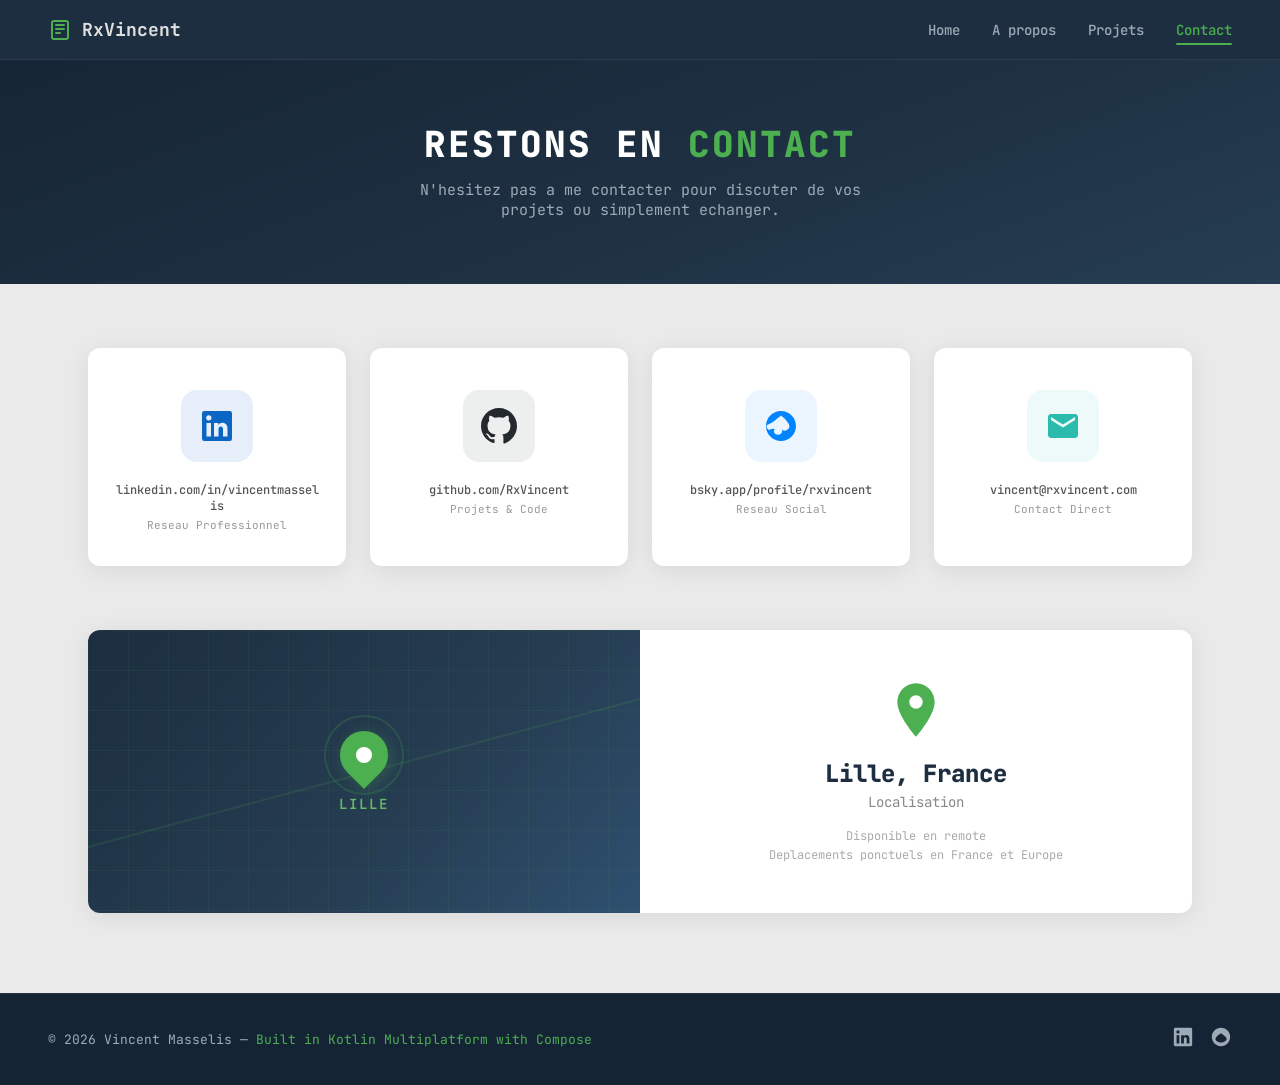
<file: doc/mockups/contact.html>
<!DOCTYPE html>
<html lang="fr">
<head>
<meta charset="UTF-8">
<meta name="viewport" content="width=device-width, initial-scale=1.0">
<title>RxVincent — Contact Mockup</title>
<link href="https://fonts.googleapis.com/css2?family=JetBrains+Mono:wght@300;400;500;600;700;800&display=swap" rel="stylesheet">
<style>
  :root {
    --dark-navy: #1C2E3F;
    --dark-navy-light: #263D52;
    --dark-navy-deep: #152435;
    --accent-green: #4CAF50;
    --accent-green-light: #66BB6A;
    --accent-green-glow: rgba(76, 175, 80, 0.3);
    --text-white: #E0E0E0;
    --text-muted: #9EAAB6;
    --bg-light: #EAEAEA;
    --bg-card: #FFFFFF;
    --font: 'JetBrains Mono', monospace;
    --max-width: 1200px;
    --radius: 12px;
    --shadow: 0 4px 24px rgba(0,0,0,0.08);
    --shadow-hover: 0 12px 40px rgba(0,0,0,0.15);

    /* Platform brand colors */
    --linkedin-blue: #0A66C2;
    --github-dark: #24292e;
    --bluesky-blue: #0085FF;
    --email-teal: #2BBBAD;
  }

  * { margin: 0; padding: 0; box-sizing: border-box; }
  body {
    font-family: var(--font);
    background: var(--bg-light);
    color: #333;
    overflow-x: hidden;
  }

  .reveal {
    opacity: 0; transform: translateY(30px);
    transition: opacity 0.7s ease, transform 0.7s ease;
  }
  .reveal.visible { opacity: 1; transform: translateY(0); }
  .reveal-delay-1 { transition-delay: 0.1s; }
  .reveal-delay-2 { transition-delay: 0.2s; }
  .reveal-delay-3 { transition-delay: 0.3s; }
  .reveal-delay-4 { transition-delay: 0.4s; }

  /* ========== NAV ========== */
  nav {
    position: fixed; top: 0; left: 0; right: 0; z-index: 100;
    background: var(--dark-navy);
    border-bottom: 1px solid rgba(255,255,255,0.06);
    padding: 0 48px; height: 60px;
    display: flex; align-items: center; justify-content: space-between;
  }
  .nav-brand {
    display: flex; align-items: center; gap: 10px;
    color: var(--text-white); font-weight: 700; font-size: 18px; text-decoration: none;
  }
  .nav-brand svg { width: 24px; height: 24px; }
  .nav-links { display: flex; gap: 32px; }
  .nav-links a {
    color: var(--text-muted); text-decoration: none; font-size: 14px; font-weight: 500;
    position: relative; padding: 4px 0; transition: color 0.3s;
  }
  .nav-links a:hover, .nav-links a.active { color: var(--accent-green); }
  .nav-links a.active::after {
    content: ''; position: absolute; bottom: -2px; left: 0; right: 0;
    height: 2px; background: var(--accent-green); border-radius: 1px;
  }

  /* ========== HEADER ========== */
  .page-header {
    background: linear-gradient(160deg, var(--dark-navy-deep) 0%, var(--dark-navy) 50%, var(--dark-navy-light) 100%);
    padding: 120px 48px 64px;
    text-align: center;
  }
  .page-header h1 {
    font-size: 36px;
    font-weight: 800;
    color: #FFFFFF;
    letter-spacing: 2px;
    margin-bottom: 12px;
  }
  .page-header h1 .green { color: var(--accent-green); }
  .page-header p {
    font-size: 15px;
    color: var(--text-muted);
    max-width: 500px;
    margin: 0 auto;
  }

  /* ========== CONTACT CARDS ========== */
  .contact-section {
    max-width: var(--max-width);
    margin: 0 auto;
    padding: 64px 48px;
  }
  .contact-grid {
    display: grid;
    grid-template-columns: repeat(4, 1fr);
    gap: 24px;
  }

  .contact-card {
    background: var(--bg-card);
    border-radius: var(--radius);
    padding: 40px 24px 32px;
    text-align: center;
    box-shadow: var(--shadow);
    transition: all 0.4s cubic-bezier(0.25, 0.46, 0.45, 0.94);
    cursor: pointer;
    border: 2px solid transparent;
    text-decoration: none;
    color: inherit;
    display: block;
    position: relative;
    overflow: hidden;
  }
  .contact-card::before {
    content: '';
    position: absolute;
    top: 0; left: 0; right: 0;
    height: 4px;
    background: var(--card-accent);
    transform: scaleX(0);
    transition: transform 0.4s ease;
    transform-origin: left;
  }
  .contact-card:hover::before { transform: scaleX(1); }
  .contact-card:hover {
    transform: translateY(-8px);
    box-shadow: var(--shadow-hover);
    border-color: var(--card-accent);
  }

  .contact-card .icon-wrapper {
    width: 72px;
    height: 72px;
    border-radius: 16px;
    display: flex;
    align-items: center;
    justify-content: center;
    margin: 0 auto 20px;
    transition: transform 0.3s, background 0.3s;
  }
  .contact-card:hover .icon-wrapper {
    transform: scale(1.1);
  }
  .contact-card .icon-wrapper svg {
    width: 36px;
    height: 36px;
  }

  /* Platform-specific styling */
  .card-linkedin { --card-accent: var(--linkedin-blue); }
  .card-linkedin .icon-wrapper { background: rgba(10, 102, 194, 0.1); }
  .card-linkedin .icon-wrapper svg { fill: var(--linkedin-blue); }
  .card-linkedin:hover .icon-wrapper { background: var(--linkedin-blue); }
  .card-linkedin:hover .icon-wrapper svg { fill: #fff; }

  .card-github { --card-accent: var(--github-dark); }
  .card-github .icon-wrapper { background: rgba(36, 41, 46, 0.08); }
  .card-github .icon-wrapper svg { fill: var(--github-dark); }
  .card-github:hover .icon-wrapper { background: var(--github-dark); }
  .card-github:hover .icon-wrapper svg { fill: #fff; }

  .card-bluesky { --card-accent: var(--bluesky-blue); }
  .card-bluesky .icon-wrapper { background: rgba(0, 133, 255, 0.08); }
  .card-bluesky .icon-wrapper svg { fill: var(--bluesky-blue); }
  .card-bluesky:hover .icon-wrapper { background: var(--bluesky-blue); }
  .card-bluesky:hover .icon-wrapper svg { fill: #fff; }

  .card-email { --card-accent: var(--email-teal); }
  .card-email .icon-wrapper { background: rgba(43, 187, 173, 0.08); }
  .card-email .icon-wrapper svg { fill: var(--email-teal); }
  .card-email:hover .icon-wrapper { background: var(--email-teal); }
  .card-email:hover .icon-wrapper svg { fill: #fff; }

  .contact-card .url {
    font-size: 12px;
    color: #555;
    font-weight: 500;
    margin-bottom: 4px;
    word-break: break-all;
  }
  .contact-card .label {
    font-size: 11px;
    color: #999;
    font-weight: 400;
  }

  /* ========== LOCATION SECTION ========== */
  .location-section {
    max-width: var(--max-width);
    margin: 0 auto;
    padding: 0 48px 80px;
  }
  .location-card {
    display: grid;
    grid-template-columns: 1fr 1fr;
    background: var(--bg-card);
    border-radius: var(--radius);
    overflow: hidden;
    box-shadow: var(--shadow);
  }

  /* Styled map placeholder */
  .map-placeholder {
    position: relative;
    background: linear-gradient(135deg, #1C2E3F 0%, #263D52 60%, #2E5070 100%);
    min-height: 280px;
    display: flex;
    align-items: center;
    justify-content: center;
    overflow: hidden;
  }
  /* Decorative map grid lines */
  .map-placeholder::before {
    content: '';
    position: absolute;
    inset: 0;
    background-image:
      linear-gradient(rgba(76,175,80,0.08) 1px, transparent 1px),
      linear-gradient(90deg, rgba(76,175,80,0.08) 1px, transparent 1px);
    background-size: 40px 40px;
  }
  /* Decorative roads */
  .map-placeholder::after {
    content: '';
    position: absolute;
    top: 50%;
    left: -20%;
    right: -20%;
    height: 2px;
    background: rgba(76,175,80,0.15);
    transform: rotate(-15deg);
  }

  .map-pin {
    position: relative;
    z-index: 2;
    text-align: center;
  }
  .map-pin-icon {
    width: 48px;
    height: 48px;
    background: var(--accent-green);
    border-radius: 50% 50% 50% 0;
    transform: rotate(-45deg);
    display: flex;
    align-items: center;
    justify-content: center;
    margin: 0 auto 16px;
    box-shadow: 0 4px 16px var(--accent-green-glow);
    animation: bounce 2s ease-in-out infinite;
  }
  .map-pin-icon::after {
    content: '';
    width: 16px;
    height: 16px;
    background: #fff;
    border-radius: 50%;
    transform: rotate(45deg);
  }
  @keyframes bounce {
    0%, 100% { transform: rotate(-45deg) translateY(0); }
    50% { transform: rotate(-45deg) translateY(-8px); }
  }
  .map-pin-label {
    font-size: 14px;
    color: var(--accent-green-light);
    font-weight: 600;
    letter-spacing: 2px;
  }
  /* Subtle pulse ring around pin */
  .map-pin-ring {
    position: absolute;
    top: -16px;
    left: 50%;
    transform: translateX(-50%);
    width: 80px;
    height: 80px;
    border-radius: 50%;
    border: 2px solid rgba(76,175,80,0.2);
    animation: pulse-map 3s ease-in-out infinite;
  }
  @keyframes pulse-map {
    0%, 100% { transform: translateX(-50%) scale(1); opacity: 0.6; }
    50% { transform: translateX(-50%) scale(1.3); opacity: 0; }
  }

  .location-info {
    padding: 48px 40px;
    display: flex;
    flex-direction: column;
    justify-content: center;
    align-items: center;
    text-align: center;
  }
  .location-icon {
    width: 64px;
    height: 64px;
    fill: var(--accent-green);
    margin-bottom: 16px;
  }
  .location-info h3 {
    font-size: 24px;
    font-weight: 800;
    color: var(--dark-navy);
    margin-bottom: 4px;
  }
  .location-info .sub {
    font-size: 14px;
    color: #888;
    font-weight: 400;
  }
  .location-info .detail {
    margin-top: 16px;
    font-size: 12px;
    color: #aaa;
    line-height: 1.6;
  }

  /* ========== FOOTER ========== */
  footer {
    background: var(--dark-navy-deep);
    padding: 32px 48px;
    display: flex; align-items: center; justify-content: space-between;
    border-top: 1px solid rgba(255,255,255,0.06);
  }
  .footer-left { font-size: 13px; color: var(--text-muted); }
  .footer-left a { color: var(--accent-green); text-decoration: none; }
  .footer-right { display: flex; gap: 16px; }
  .footer-right a { color: var(--text-muted); transition: color 0.3s; }
  .footer-right a:hover { color: var(--text-white); }
  .footer-right svg { width: 22px; height: 22px; }

  /* ========== RESPONSIVE ========== */
  @media (max-width: 768px) {
    nav { padding: 0 20px; }
    .nav-links { display: none; }
    .page-header { padding: 100px 20px 48px; }
    .page-header h1 { font-size: 26px; }
    .contact-section { padding: 32px 20px; }
    .contact-grid {
      grid-template-columns: 1fr 1fr;
      gap: 16px;
    }
    .location-section { padding: 0 20px 48px; }
    .location-card { grid-template-columns: 1fr; }
    .map-placeholder { min-height: 200px; }
    footer { flex-direction: column; gap: 16px; text-align: center; }
  }
  @media (max-width: 480px) {
    .contact-grid { grid-template-columns: 1fr; }
  }

  @keyframes fadeInUp {
    from { opacity: 0; transform: translateY(30px); }
    to { opacity: 1; transform: translateY(0); }
  }
  .page-header { animation: fadeInUp 0.8s ease forwards; }
</style>
</head>
<body>

<!-- ========== NAV ========== -->
<nav>
  <a href="landing.html" class="nav-brand">
    <svg viewBox="0 0 24 24" fill="none"><rect x="4" y="3" width="16" height="18" rx="2" stroke="#4CAF50" stroke-width="2"/><path d="M8 7h8M8 11h8M8 15h4" stroke="#4CAF50" stroke-width="2" stroke-linecap="round"/></svg>
    RxVincent
  </a>
  <div class="nav-links">
    <a href="landing.html">Home</a>
    <a href="about.html">A propos</a>
    <a href="projects.html">Projets</a>
    <a href="#" class="active">Contact</a>
  </div>
</nav>

<!-- ========== HEADER ========== -->
<header class="page-header">
  <h1>RESTONS EN <span class="green">CONTACT</span></h1>
  <p>N'hesitez pas a me contacter pour discuter de vos projets ou simplement echanger.</p>
</header>

<!-- ========== CONTACT CARDS ========== -->
<section class="contact-section">
  <div class="contact-grid">

    <!-- LinkedIn -->
    <a href="#" class="contact-card card-linkedin reveal reveal-delay-1">
      <div class="icon-wrapper">
        <svg viewBox="0 0 24 24"><path d="M20.5 2h-17A1.5 1.5 0 002 3.5v17A1.5 1.5 0 003.5 22h17a1.5 1.5 0 001.5-1.5v-17A1.5 1.5 0 0020.5 2zM8 19H5v-9h3zM6.5 8.25A1.75 1.75 0 118.3 6.5a1.78 1.78 0 01-1.8 1.75zM19 19h-3v-4.74c0-1.42-.6-1.93-1.38-1.93A1.74 1.74 0 0013 14.19a.66.66 0 000 .14V19h-3v-9h2.9v1.3a3.11 3.11 0 012.7-1.4c1.55 0 3.36.86 3.36 3.66z"/></svg>
      </div>
      <p class="url">linkedin.com/in/vincentmasselis</p>
      <p class="label">Reseau Professionnel</p>
    </a>

    <!-- GitHub -->
    <a href="#" class="contact-card card-github reveal reveal-delay-2">
      <div class="icon-wrapper">
        <svg viewBox="0 0 24 24"><path d="M12 0C5.37 0 0 5.37 0 12c0 5.3 3.438 9.8 8.205 11.385.6.113.82-.258.82-.577 0-.285-.01-1.04-.015-2.04-3.338.724-4.042-1.61-4.042-1.61C4.422 18.07 3.633 17.7 3.633 17.7c-1.087-.744.084-.729.084-.729 1.205.084 1.838 1.236 1.838 1.236 1.07 1.835 2.809 1.305 3.495.998.108-.776.417-1.305.76-1.605-2.665-.3-5.466-1.332-5.466-5.93 0-1.31.465-2.38 1.235-3.22-.135-.303-.54-1.523.105-3.176 0 0 1.005-.322 3.3 1.23.96-.267 1.98-.399 3-.405 1.02.006 2.04.138 3 .405 2.28-1.552 3.285-1.23 3.285-1.23.645 1.653.24 2.873.12 3.176.765.84 1.23 1.91 1.23 3.22 0 4.61-2.805 5.625-5.475 5.92.42.36.81 1.096.81 2.22 0 1.606-.015 2.896-.015 3.286 0 .315.21.69.825.57C20.565 21.795 24 17.295 24 12 24 5.37 18.63 0 12 0z"/></svg>
      </div>
      <p class="url">github.com/RxVincent</p>
      <p class="label">Projets & Code</p>
    </a>

    <!-- Bluesky -->
    <a href="#" class="contact-card card-bluesky reveal reveal-delay-3">
      <div class="icon-wrapper">
        <svg viewBox="0 0 24 24"><path d="M12 2C6.477 2 2 6.477 2 12s4.477 10 10 10 10-4.477 10-10S17.523 2 12 2zm0 3c2.5 2 5 4.5 5.5 6.5.3 1.2-.2 2.5-1.5 3.2-1.5.8-3 .3-4-.5 1.2.8 1 2.5-.5 3.3-.8.4-2 .4-3 0-1.5-.8-1.7-2.5-.5-3.3-1-.8-2.5-.3-4 .5-1.3-.7-1.8-2-1.5-3.2C7 9.5 9.5 7 12 5z"/></svg>
      </div>
      <p class="url">bsky.app/profile/rxvincent</p>
      <p class="label">Reseau Social</p>
    </a>

    <!-- Email -->
    <a href="#" class="contact-card card-email reveal reveal-delay-4">
      <div class="icon-wrapper">
        <svg viewBox="0 0 24 24"><path d="M20 4H4c-1.1 0-2 .9-2 2v12c0 1.1.9 2 2 2h16c1.1 0 2-.9 2-2V6c0-1.1-.9-2-2-2zm0 4l-8 5-8-5V6l8 5 8-5v2z"/></svg>
      </div>
      <p class="url">vincent@rxvincent.com</p>
      <p class="label">Contact Direct</p>
    </a>

  </div>
</section>

<!-- ========== LOCATION ========== -->
<section class="location-section reveal">
  <div class="location-card">
    <div class="map-placeholder">
      <div class="map-pin">
        <div class="map-pin-ring"></div>
        <div class="map-pin-icon"></div>
        <p class="map-pin-label">LILLE</p>
      </div>
    </div>
    <div class="location-info">
      <svg class="location-icon" viewBox="0 0 24 24"><path d="M12 2C8.13 2 5 5.13 5 9c0 5.25 7 13 7 13s7-7.75 7-13c0-3.87-3.13-7-7-7zm0 9.5c-1.38 0-2.5-1.12-2.5-2.5s1.12-2.5 2.5-2.5 2.5 1.12 2.5 2.5-1.12 2.5-2.5 2.5z"/></svg>
      <h3>Lille, France</h3>
      <p class="sub">Localisation</p>
      <p class="detail">Disponible en remote<br>Deplacements ponctuels en France et Europe</p>
    </div>
  </div>
</section>

<!-- ========== FOOTER ========== -->
<footer>
  <div class="footer-left">
    &copy; 2026 Vincent Masselis &mdash; <a href="#">Built in Kotlin Multiplatform with Compose</a>
  </div>
  <div class="footer-right">
    <a href="#"><svg viewBox="0 0 24 24" fill="currentColor"><path d="M20.5 2h-17A1.5 1.5 0 002 3.5v17A1.5 1.5 0 003.5 22h17a1.5 1.5 0 001.5-1.5v-17A1.5 1.5 0 0020.5 2zM8 19H5v-9h3zM6.5 8.25A1.75 1.75 0 118.3 6.5a1.78 1.78 0 01-1.8 1.75zM19 19h-3v-4.74c0-1.42-.6-1.93-1.38-1.93A1.74 1.74 0 0013 14.19a.66.66 0 000 .14V19h-3v-9h2.9v1.3a3.11 3.11 0 012.7-1.4c1.55 0 3.36.86 3.36 3.66z"/></svg></a>
    <a href="#"><svg viewBox="0 0 24 24" fill="currentColor"><path d="M12 2C6.477 2 2 6.477 2 12s4.477 10 10 10 10-4.477 10-10S17.523 2 12 2zm4.5 14.5c-1.5 1-3.5 1.5-4.5 1.5s-3-0.5-4.5-1.5C6 15.5 5.5 14 6.5 12.5S9 10 12 8c3 2 4.5 3.5 5.5 4.5s1 3-1 4z"/></svg></a>
  </div>
</footer>

<script>
  const observer = new IntersectionObserver((entries) => {
    entries.forEach(entry => {
      if (entry.isIntersecting) { entry.target.classList.add('visible'); }
    });
  }, { threshold: 0.1 });
  document.querySelectorAll('.reveal').forEach(el => observer.observe(el));
</script>

</body>
</html>
</file>
